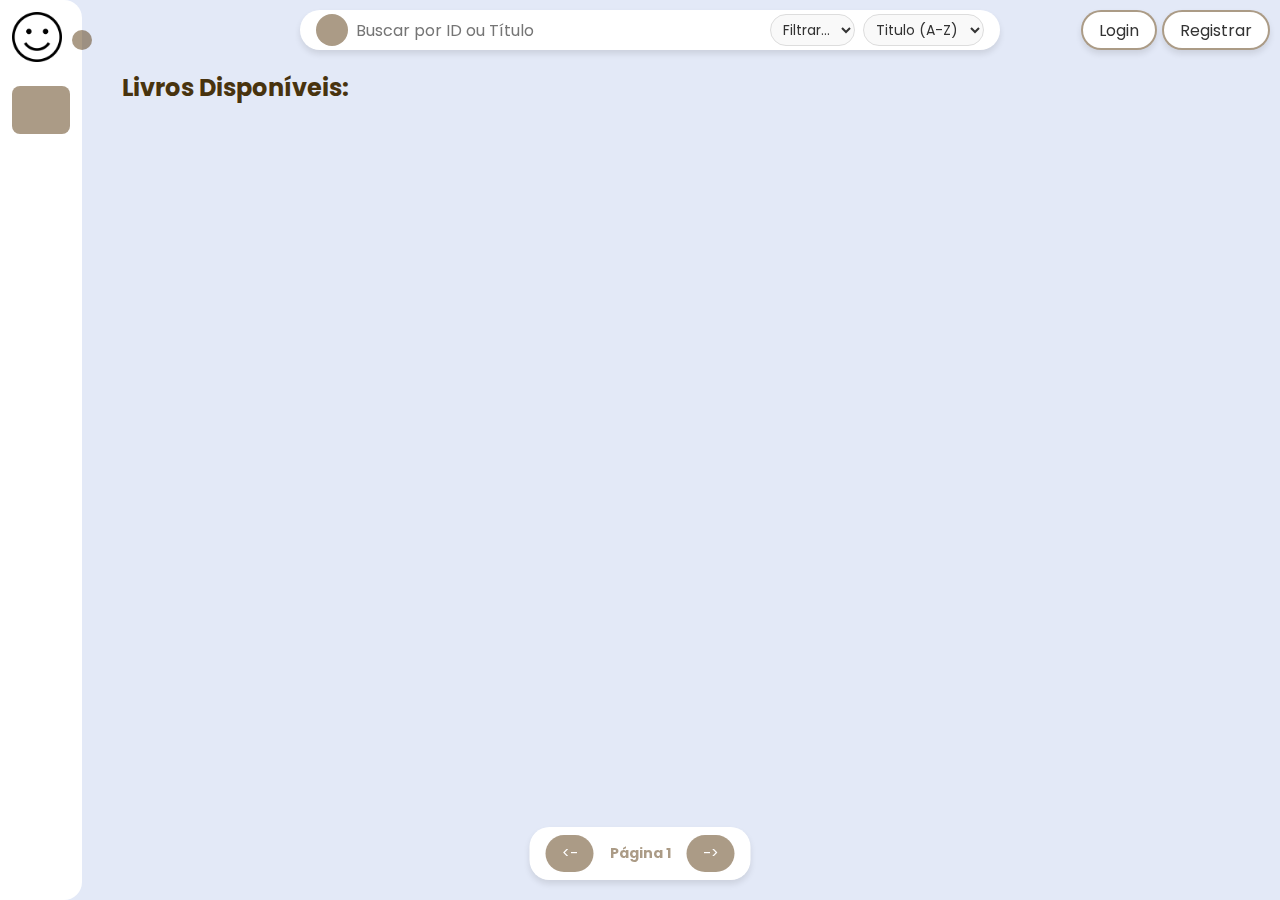
<file: pages/index.html>
<!DOCTYPE html>
<html lang="pt-BR">

<head>
    <meta charset="UTF-8">
    <meta name="viewport" content="width=device-width, initial-scale=1.0">
    <title>ReadVerse - Página Inicial</title>
    <!-- css stylesheet -->
    <link rel="stylesheet" href="/assets/css/index.css">
    <link rel="stylesheet" href="/assets/css/sidebar.css">
    <link rel="stylesheet" href="/assets/css/searchbar.css">
    <!-- font awesome icons -->
    <link rel="stylesheet" href="https://cdnjs.cloudflare.com/ajax/libs/font-awesome/6.5.1/css/all.min.css"
        integrity="sha512-DTOQO9RWCH3ppGqcWaEA1BIZOC6xxalwEsw9c2QQeAIftl+Vegovlnee1c9QX4TctnWMn13TZye+giMm8e2LwA=="
        crossorigin="anonymous" referrerpolicy="no-referrer" />

<body>
    <!-- Barra Lateral -->
    <nav id="sidebar">
        <div id="sidebar_content">
            <!-- Usuário -->
            <div id="user">
                <!-- Imagem de avatar do usuário -->
                <img src="/assets/images/avatar.png" id="user-avatar" alt="Avatar">
        
                <!-- Informações do usuário -->
                <p id="user-info">
                    <!-- Nome do usuário -->
                    <span class="item-description" id="username-sidebar">Nome</span>
                    <!-- Outro dado do usuário como equipe ou status -->
                    <span class="item-description" id="user-role-sidebar">Usuário</span>
                </p>
            </div>
        
            <!-- Lista de itens da barra lateral -->
            <ul id="side_items">
                <!-- Item do menu principal -->
                <li id="nav-loja" class="side-item">
                    <a href="/pages/index.html">
                        <i class="fa-solid fa-book" style="color: #48330e;"></i>
                        <span class="item-description">
                            Loja
                        </span>
                    </a>
                </li>
        
                <!-- Item da conta do usuário -->
                <li class="side-item" id="profile">
                    <a href="/pages/profile/profile.html">
                        <i class="fa-solid fa-user" style="color: #48330e;"></i>
                        <span class="item-description">
                            Perfil
                        </span>
                    </a>
                </li>
        
                <!-- Item de configurações -->
                <li class="side-item" id="admin-section">
                    <a href="/pages/admin/admin.html">
                        <i class="fa-solid fa-gear" style="color: #48330e;"></i>
                        <span class="item-description">
                            Administração
                        </span>
                    </a>
                </li>
            </ul>
        
            <!-- Botão para abrir ou fechar a barra lateral -->
            <button id="open_btn" title="Abrir/Fechar Barra Lateral">
                <i id="open_btn_icon" class="fa-solid fa-chevron-right"></i>
            </button>
        </div>
        
        <!-- Logout -->
        <div id="logout_btn">
            <button id="logout" title="Logout">
                <i class="fa-solid fa-right-from-bracket" style="color: #48330e;"></i>
            </button>
        </div>
    </nav>


    <!-- Barra de pesquisa -->
    <div class="search-container">
        <button class="back-button" onclick="window.history.back()" title="Voltar"><i class="fas fa-arrow-left"></i></button>
        <div class="search-bar">
            <div class="search-icon">
                <i class="fas fa-search"></i>
            </div>
            <input type="text" id="search-input" class="search-input" placeholder="Buscar por ID ou Título">
            <select class="filter" id="tag-filter" title="Filtrar">
                <option value="">Filtrar...</option>
            </select>
            <select class="filter" id="order-by" title="Ordenar">
                <option value="sort=title,asc">Titulo (A-Z)</option>
            </select>
        </div>
        <div class="auth-buttons">
            <a href="/pages/auth/areaCliente.html#login" id="login" class="button">Login</a>
            <a href="/pages/auth/areaCliente.html#cadastro" id="register" class="button">Registrar</a>
        </div>
    </div>

    <!-- Conteúdo principal da página -->
    <main>
        <br>
        <br>
        <h2 style="color: #48330e; margin-left: 20px;">Livros Disponíveis:</h2>
        <div id="books-container" class="book-list"></div>

    </main>
    <div id="pagination-controls">
        <button id="prev-page"><-</button>
                <span id="page-info">Página 1</span>
                <button id="next-page">-></button>
    </div>
    <!-- js scripts -->
    <script src="/assets/js/sidebar.js"></script>
    <script src="script.js"></script>
</body>
</html>
</file>
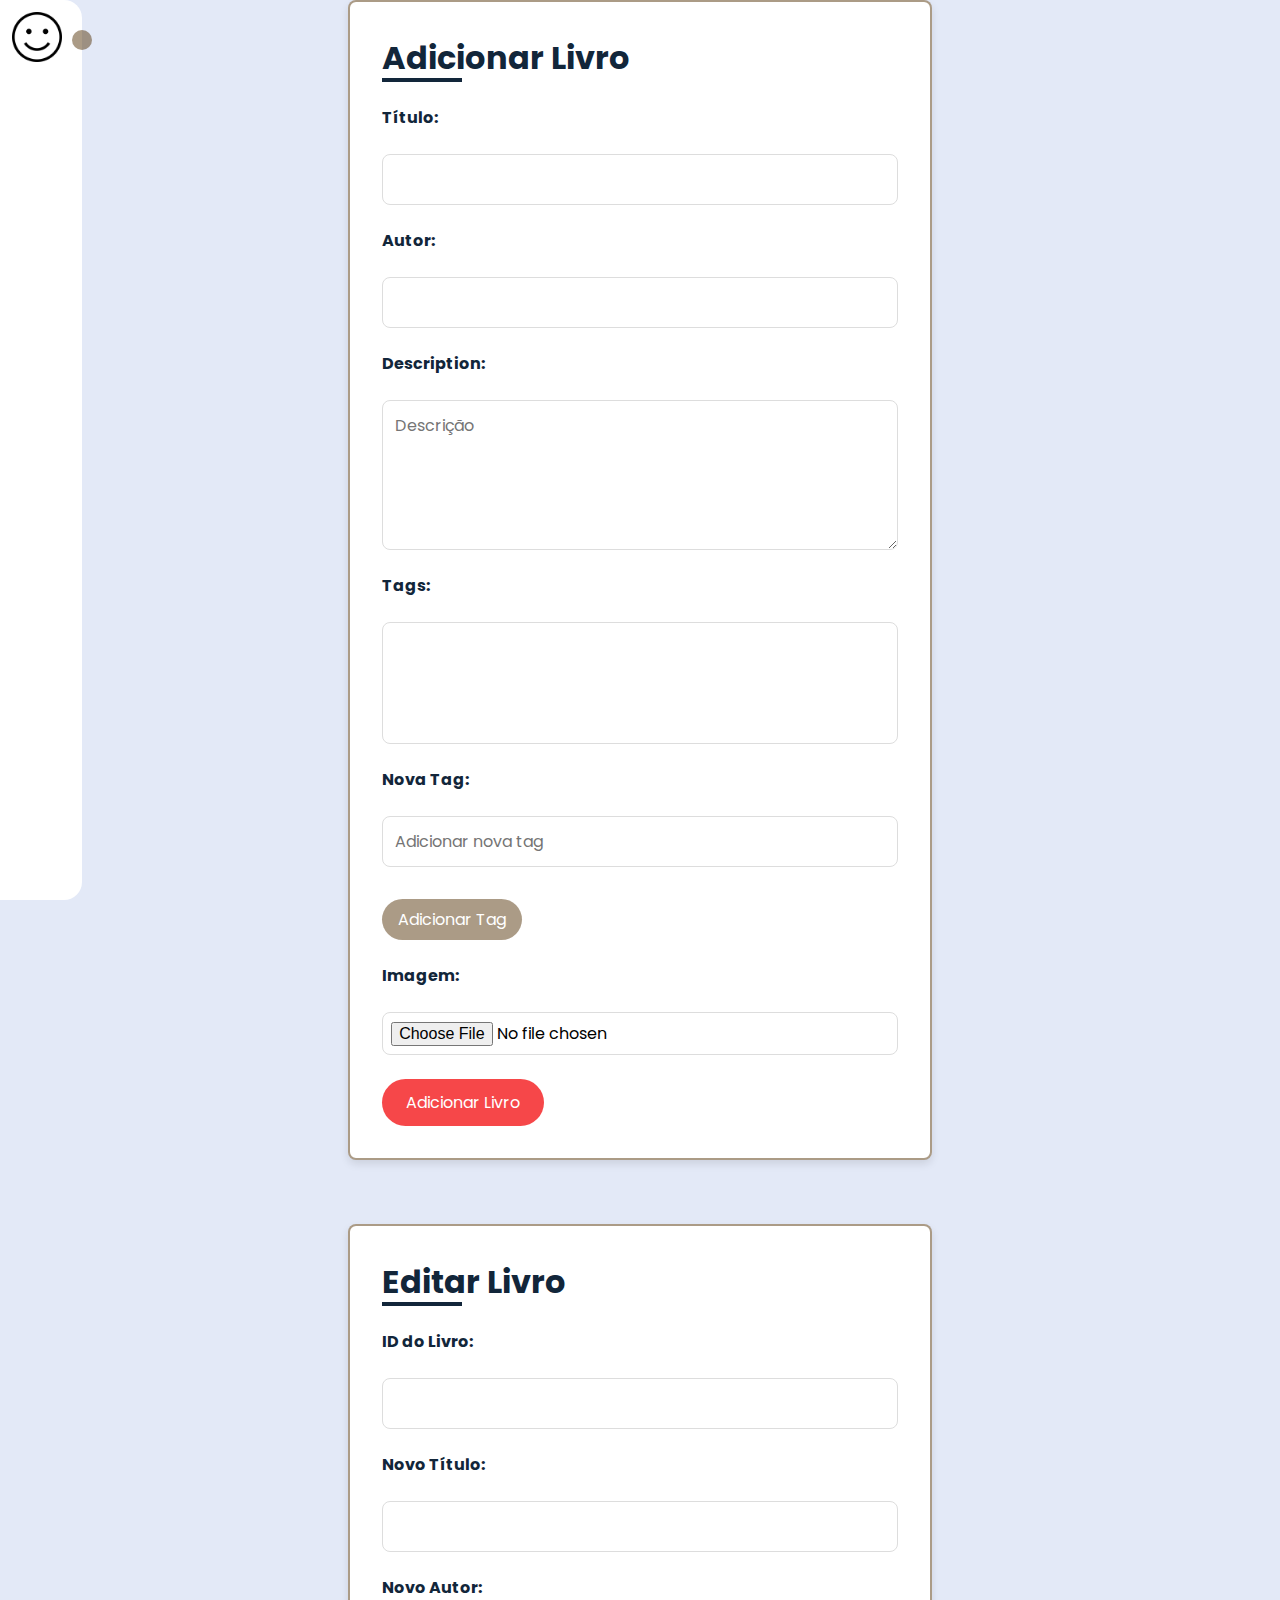
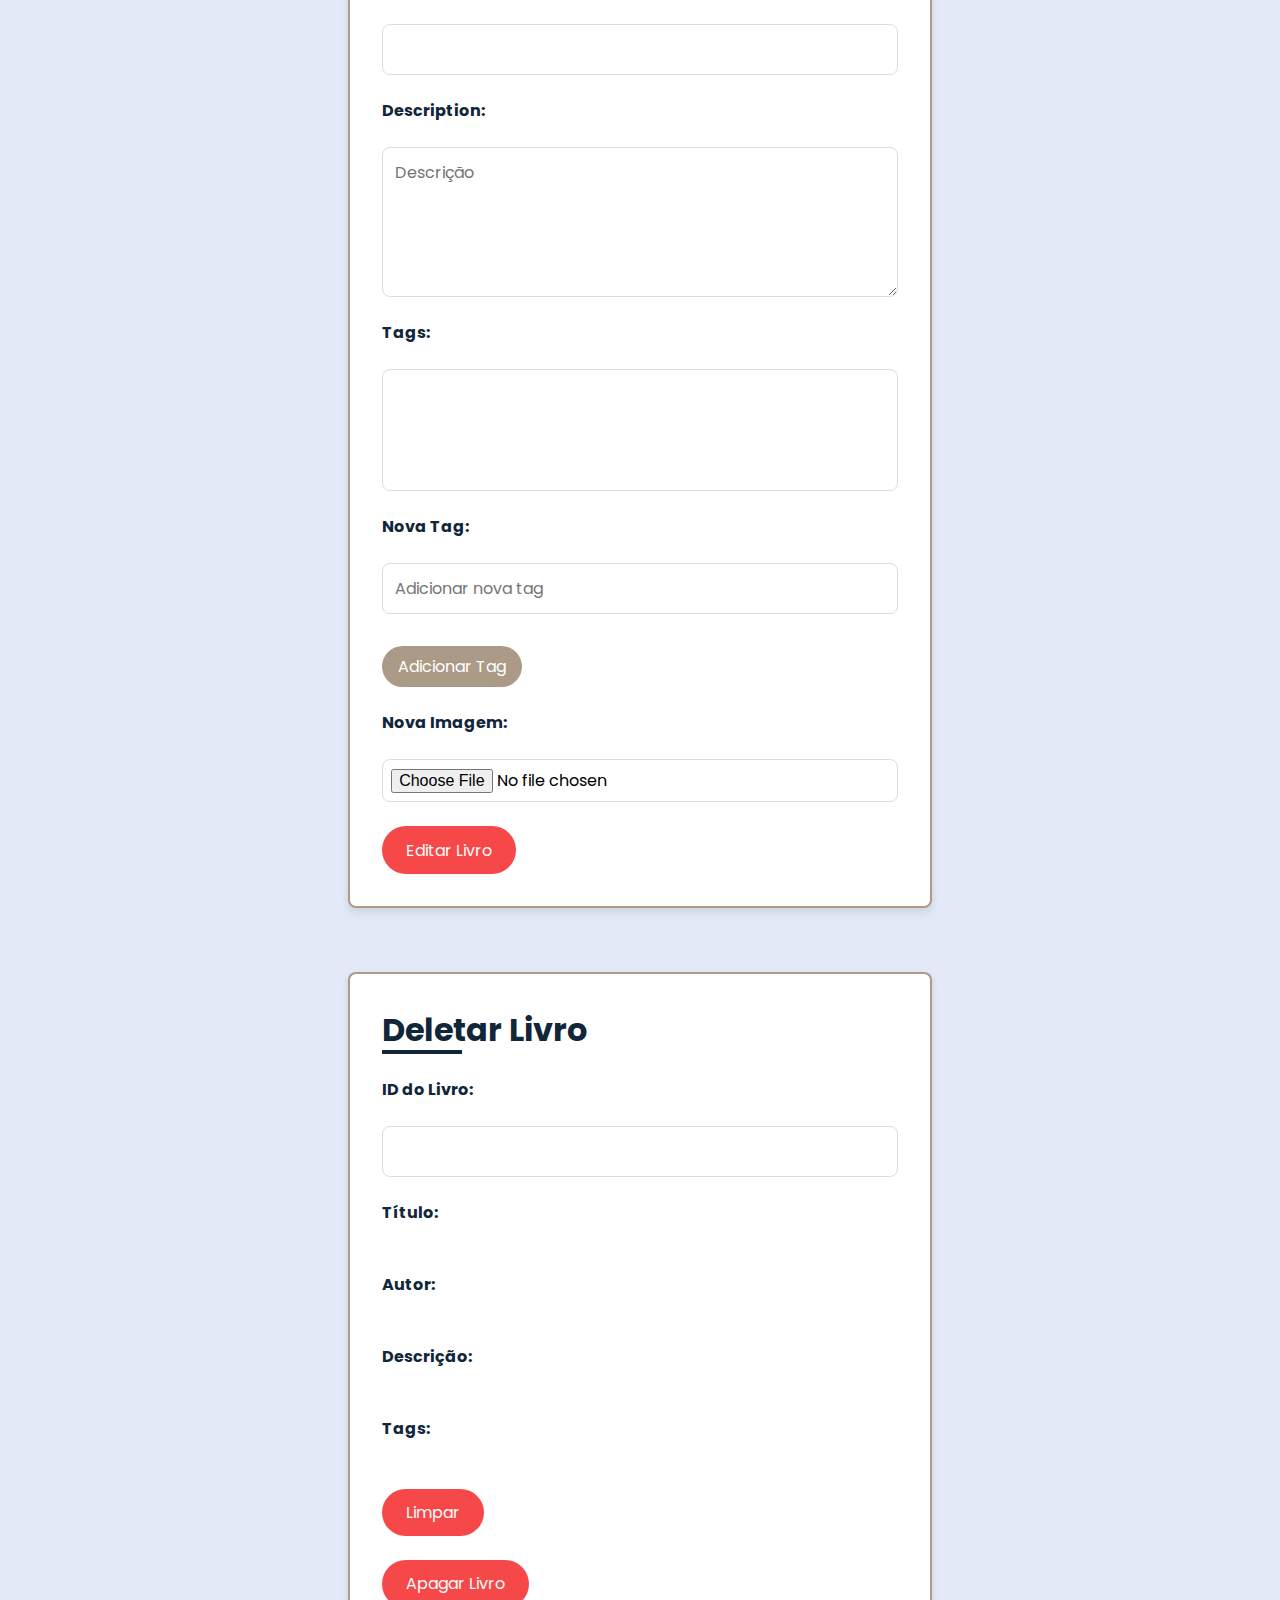
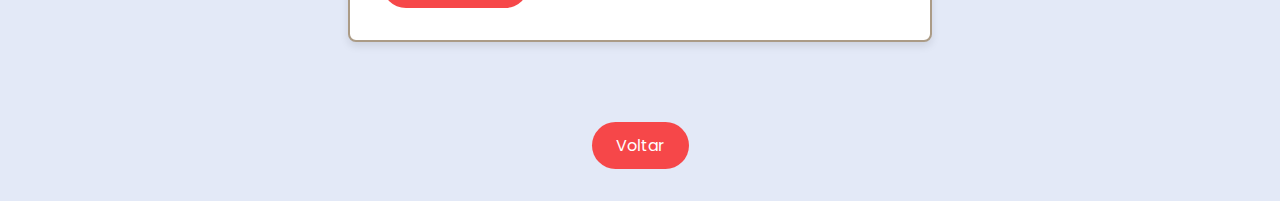
<file: pages/admin/admin.html>
<!DOCTYPE html>
<html lang="pt-BR">

<head>
    <meta charset="UTF-8">
    <meta name="viewport" content="width=device-width, initial-scale=1.0">
    <title>Painel Admin</title>
    <!-- css stylesheet -->
    <link rel="stylesheet" href="/assets/css/admin.css">
    <link rel="stylesheet" href="/assets/css/sidebar.css">
    <!-- font awesome icons -->
    <link rel="stylesheet" href="https://cdnjs.cloudflare.com/ajax/libs/font-awesome/6.5.1/css/all.min.css"
        integrity="sha512-DTOQO9RWCH3ppGqcWaEA1BIZOC6xxalwEsw9c2QQeAIftl+Vegovlnee1c9QX4TctnWMn13TZye+giMm8e2LwA=="
        crossorigin="anonymous" referrerpolicy="no-referrer" />
</head>

<body>
    <!-- Barra Lateral -->
    <nav id="sidebar">
        <div id="sidebar_content">
            <!-- Usuário -->
            <div id="user">
                <!-- Imagem de avatar do usuário -->
                <img src="/assets/images/avatar.png" id="user-avatar" alt="Avatar">
        
                <!-- Informações do usuário -->
                <p id="user-info">
                    <!-- Nome do usuário -->
                    <span class="item-description" id="username-sidebar">Nome</span>
                    <!-- Outro dado do usuário como equipe ou status -->
                    <span class="item-description" id="user-role-sidebar">Usuário</span>
                </p>
            </div>
        
            <!-- Lista de itens da barra lateral -->
            <ul id="side_items">
                <!-- Item do menu principal -->
                <li class="side-item">
                    <a href="/pages/index.html">
                        <i class="fa-solid fa-book" style="color: #48330e;"></i>
                        <span class="item-description">
                            Loja
                        </span>
                    </a>
                </li>
        
                <!-- Item da conta do usuário -->
                <li class="side-item" id="profile">
                    <a href="/pages/profile/profile.html">
                        <i class="fa-solid fa-user" style="color: #48330e;"></i>
                        <span class="item-description">
                            Perfil
                        </span>
                    </a>
                </li>
        
                <!-- Item de configurações -->
                <li class="side-item" id="admin-section">
                    <a href="/pages/admin/admin.html">
                        <i class="fa-solid fa-gear" style="color: #48330e;"></i>
                        <span class="item-description">
                            Administração
                        </span>
                    </a>
                </li>
            </ul>
        
            <!-- Botão para abrir ou fechar a barra lateral -->
            <button id="open_btn" title="Abrir/Fechar Barra Lateral">
                <i id="open_btn_icon" class="fa-solid fa-chevron-right"></i>
            </button>
        </div>
        
        <!-- Logout -->
        <div id="logout_btn">
            <button id="logout" title="Logout">
                <i class="fa-solid fa-right-from-bracket" style="color: #48330e;"></i>
            </button>
        </div>
    </nav>

    <main>
        <section id="add-book" class="admin-section">
            <h2>Adicionar Livro</h2>
            <form id="addBookForm" class="form">
                <label for="add-title">Título:</label>
                <input type="text" id="add-title" name="title">

                <label for="add-author">Autor:</label>
                <input type="text" id="add-author" name="author">

                <label for="add-desc">Description:</label>
                <textarea id="add-desc" name="description" placeholder="Descrição"></textarea>

                <label for="add-tags">Tags:</label>
                <select id="add-tags" name="tags" multiple></select>

                <label for="new-tag">Nova Tag:</label>
                <input type="text" id="new-tag" name="newTag" placeholder="Adicionar nova tag">
                <button type="button" id="add-new-tag">Adicionar Tag</button>

                <label for="add-image">Imagem:</label>
                <input type="file" id="add-image" accept="image/*" placeholder="Selecione uma imagem" name="image">

                <button type="submit">Adicionar Livro</button>
            </form>
        </section>

        <section id="edit-book" class="admin-section">
            <h2>Editar Livro</h2>
            <form id="editBookForm" class="form">
                <label for="edit-id">ID do Livro:</label>
                <input type="text" id="edit-id" name="id" required>

                <label for="edit-title">Novo Título:</label>
                <input type="text" id="edit-title" name="title">

                <label for="edit-author">Novo Autor:</label>
                <input type="text" id="edit-author" name="author">

                <label for="edit-desc">Description:</label>
                <textarea id="edit-desc" name="description" placeholder="Descrição"></textarea>

                <label for="edit-tags">Tags:</label>
                <select id="edit-tags" name="tags" multiple></select>

                <label for="new-edit-tag">Nova Tag:</label>
                <input type="text" id="new-edit-tag" name="newEditTag" placeholder="Adicionar nova tag">
                <button type="button" id="add-new-edit-tag">Adicionar Tag</button>

                <label for="edit-image">Nova Imagem:</label>
                <input type="file" id="edit-image" name="image">

                <button type="submit">Editar Livro</button>
            </form>
        </section>

        <section id="delete-book" class="admin-section">
            <h2>Deletar Livro</h2>
            <form id="deleteBookForm" class="form">
                <label for="delete-id">ID do Livro:</label>
                <input type="text" id="delete-id" name="id" required>

                <label for="delete-title">Título:</label>
                <label id="delete-title"></label>
                <label for="delete-author">Autor:</label>
                <label id="delete-author"></label>
                <label for="delete-desc">Descrição:</label>
                <label id="delete-desc"></label>
                <label for="delete-tags">Tags:</label>
                <label id="delete-tags"></label>

                <button id="reset-delete" type="reset">Limpar</button>
                <button id="confirm-delete" type="submit">Apagar Livro</button>
            </form>
        </section>
        <button class="back-button" onclick="window.history.back()">Voltar</button>
    </main>

    <!-- js scripts -->
    <script src="/assets/js/sidebar.js"></script>
    <script src="admin.js"></script>
</body>

</html>
</file>
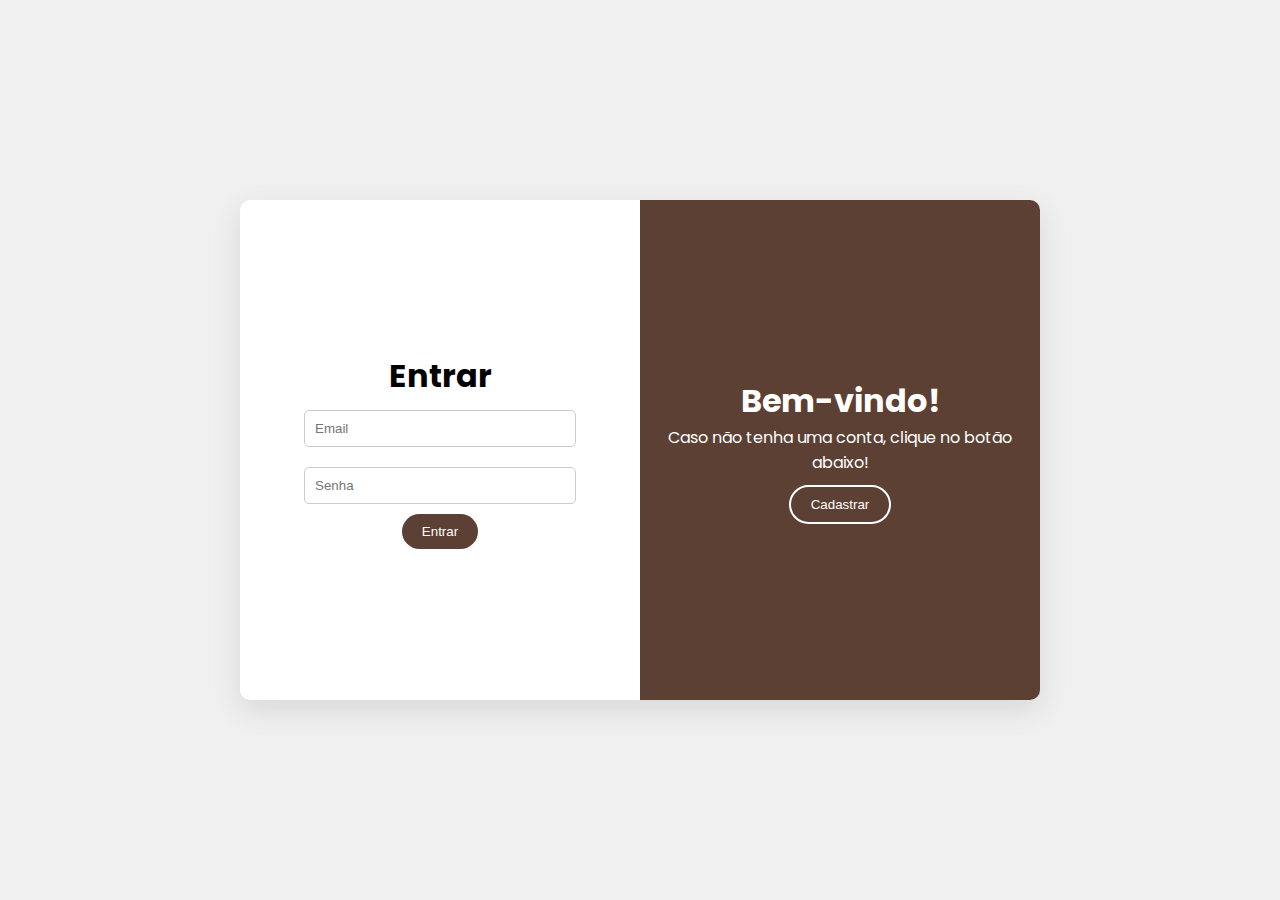
<file: pages/auth/areaCliente.html>
<!DOCTYPE html>
<html lang="pt-BR">

<head>
    <meta charset="UTF-8">
    <meta http-equiv="X-UA-Compatible" content="IE=edge">
    <meta name="viewport" content="width=device-width, initial-scale=1.0">
    <title>Readverse - Área do Cliente</title>
    <!-- css stylesheet -->
    <link rel="stylesheet" href="/assets/css/areaCliente.css">
    <!-- font awesome icons -->
    <link rel="stylesheet" href="https://cdnjs.cloudflare.com/ajax/libs/font-awesome/6.1.1/css/all.min.css"
        integrity="sha512-KfkfwYDsLkIlwQp6LFnl8zNdLGxu9YAA1QvwINks4PhcElQSvqcyVLLD9aMhXd13uQjoXtEKNosOWaZqXgel0g=="
        crossorigin="anonymous" referrerpolicy="no-referrer" />
</head>

<body>
    <div class="main-container">
        <div class="form-container">
            <form id="loginForm" class="form">
                <h1>Entrar</h1>
                <input type="text" id="username-login" name="username" placeholder="Email" required>
                <input type="password" id="password-login" name="password" placeholder="Senha" required>
                <button type="submit" class="brown-btn">Entrar</button>
            </form>
            <form id="registerForm" class="form">
                <h1>Cadastro</h1>
                <input type="text" id="name" name="name" placeholder="Nome" required>
                <input type="text" id="username-register" name="username" placeholder="Email" required>
                <input type="password" id="password-register" name="password" placeholder="Senha" required>
                <button type="submit" class="brown-btn">Cadastrar</button>
            </form>
        </div>

        <div class="overlay-container">
            <div class="overlay">
                <h1 id="overlay-title">Bem-vindo!</h1>
                <p id="overlay-text">Caso não tenha uma conta, clique no botão abaixo!</p>
                <button id="toggleBtn" class="brown-outline-btn">Cadastrar</button>
            </div>
        </div>
    </div>

    <!-- js scripts -->
    <script src="areaCliente.js"></script>
    <script src="auth.js"></script>
</body>
</html>
</file>
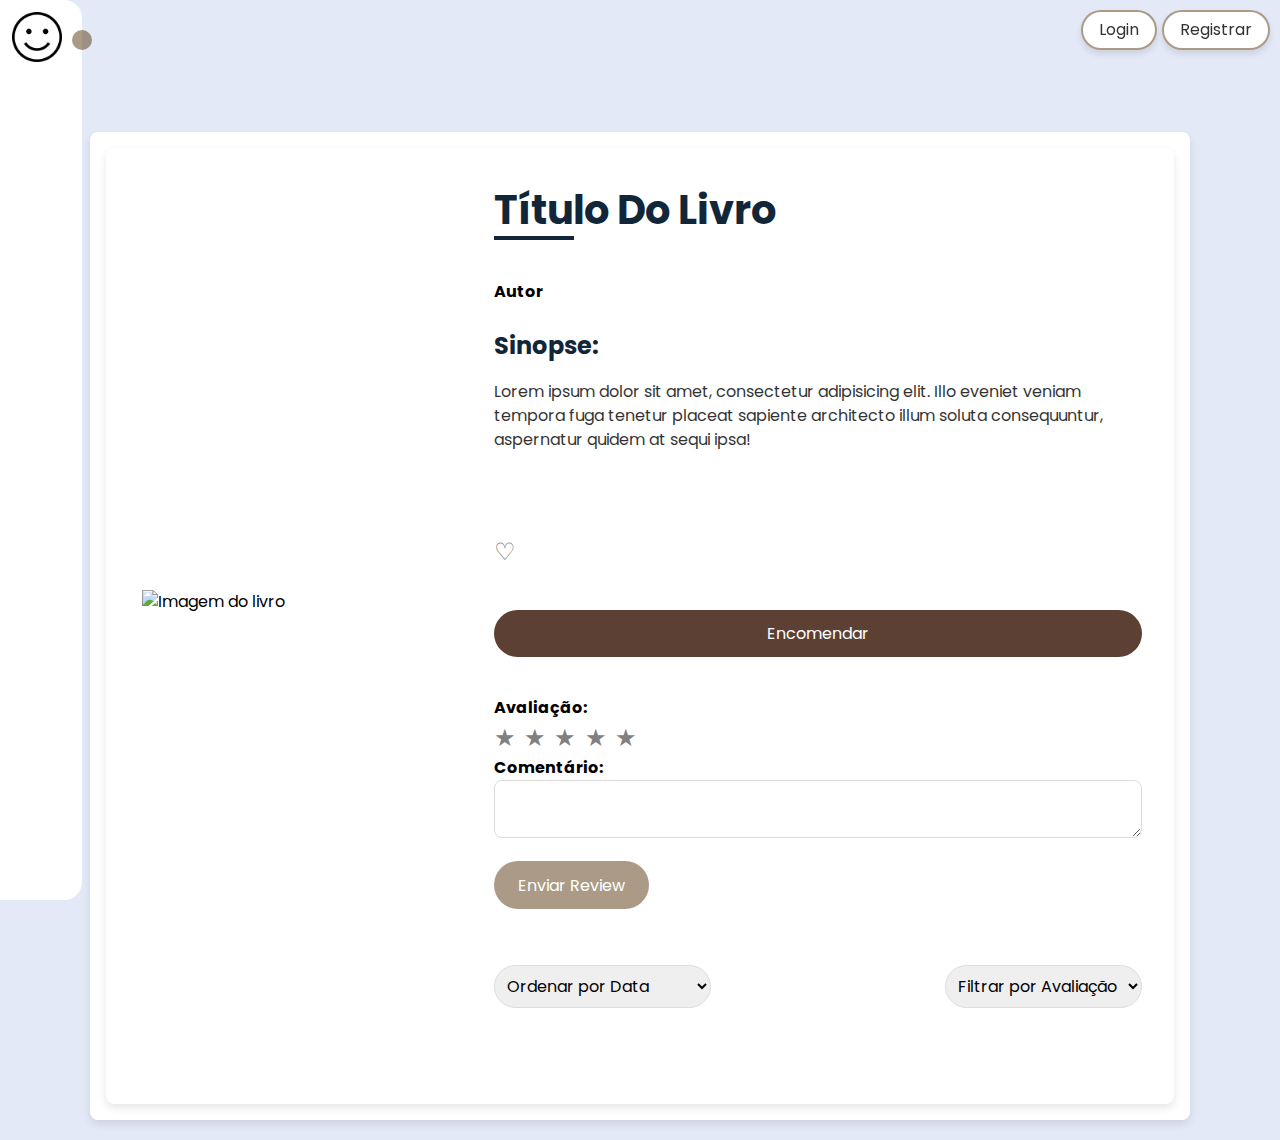
<file: pages/books/details.html>
<!DOCTYPE html>
<html lang="pt-BR">

<head>
  <meta charset="UTF-8">
  <meta name="viewport" content="width=device-width, initial-scale=1.0">
  <title>Detalhes do Livro</title>
  <!-- css stylesheet -->
  <link rel="stylesheet" href="/assets/css/details.css">
  <link rel="stylesheet" href="/assets/css/sidebar.css">
  <link rel="stylesheet" href="/assets/css/searchbar.css">
  <!-- font awesome icons -->
  <link rel="stylesheet" href="https://cdnjs.cloudflare.com/ajax/libs/font-awesome/6.5.1/css/all.min.css"
    integrity="sha512-DTOQO9RWCH3ppGqcWaEA1BIZOC6xxalwEsw9c2QQeAIftl+Vegovlnee1c9QX4TctnWMn13TZye+giMm8e2LwA=="
    crossorigin="anonymous" referrerpolicy="no-referrer" />
</head>

<body>
  <!-- Barra Lateral -->
  <nav id="sidebar">
    <div id="sidebar_content">
      <!-- Usuário -->
      <div id="user">
        <!-- Imagem de avatar do usuário -->
        <img src="/assets/images/avatar.png" id="user-avatar" alt="Avatar">

        <!-- Informações do usuário -->
        <p id="user-info">
          <!-- Nome do usuário -->
          <span class="item-description" id="username-sidebar">Nome</span>
          <!-- Outro dado do usuário como equipe ou status -->
          <span class="item-description" id="user-role-sidebar">Usuário</span>
        </p>
      </div>

      <!-- Lista de itens da barra lateral -->
      <ul id="side_items">
        <!-- Item do menu principal -->
        <li class="side-item">
          <a href="/pages/index.html">
            <i class="fa-solid fa-book" style="color: #48330e;"></i>
            <span class="item-description">
              Loja
            </span>
          </a>
        </li>

        <!-- Item da conta do usuário -->
        <li class="side-item" id="profile">
          <a href="/pages/profile/profile.html">
            <i class="fa-solid fa-user" style="color: #48330e;"></i>
            <span class="item-description">
              Perfil
            </span>
          </a>
        </li>

        <!-- Item de configurações -->
        <li class="side-item" id="admin-section">
          <a href="/pages/admin/admin.html">
            <i class="fa-solid fa-gear" style="color: #48330e;"></i>
            <span class="item-description">
              Administração
            </span>
          </a>
        </li>
      </ul>

      <!-- Botão para abrir ou fechar a barra lateral -->
      <button id="open_btn" title="Abrir/Fechar Barra Lateral">
        <i id="open_btn_icon" class="fa-solid fa-chevron-right"></i>
      </button>
    </div>

    <!-- Logout -->
    <div id="logout_btn">
      <button id="logout" title="Logout">
        <i class="fa-solid fa-right-from-bracket" style="color: #48330e;"></i>
      </button>
    </div>
  </nav>

  <!-- Barra de pesquisa -->
  <div class="search-container">
    <button class="back-button" onclick="window.history.back()" title="Voltar"><i
        class="fas fa-arrow-left"></i></button>

    <div class="auth-buttons">
      <a href="/pages/auth/areaCliente.html#login" id="login" class="button">Login</a>
      <a href="/pages/auth/areaCliente.html#cadastro" id="register" class="button">Registrar</a>
    </div>
  </div>

  <main>
    <div class="card-wrapper">
      <div class="card">
        <div class="product-imgs">
          <img alt="Imagem do livro" id="book-cover" class="img-display">
        </div>

        <div class="product-content">
          <h2 class="product-title" id="book-title">Título do Livro</h2>
          <h4 id="book-author">Autor</h4>

          <div class="product-detail">
            <h2>Sinopse:</h2>
            <p id="book-description">Lorem ipsum dolor sit amet, consectetur adipisicing elit. Illo eveniet veniam
              tempora fuga tenetur
              placeat sapiente architecto illum soluta consequuntur, aspernatur quidem at sequi ipsa!</p>
          </div>

          <div id="tags-container" class="tags-container"></div> <!-- Container para as tags -->

          <div id="favorite-container" style="text-align: center; margin-top: 10px;">
            <span id="favorite-icon" class="heart" style="font-size: 24px; cursor: pointer;">&#9825;</span>
            <!-- Coração vazio -->
          </div>

          <button class="order-button" onclick="">Encomendar</button>

          <form id="review-form">
            <label for="rating">Avaliação:</label>
            <div class="star-rating">
              <span class="star" data-value="1">&#9733;</span>
              <span class="star" data-value="2">&#9733;</span>
              <span class="star" data-value="3">&#9733;</span>
              <span class="star" data-value="4">&#9733;</span>
              <span class="star" data-value="5">&#9733;</span>
            </div>
            <label for="comment">Comentário:</label>
            <textarea id="comment" name="comment" required></textarea>
            <button class="review-button" type="submit">Enviar Review</button>
          </form>

          <div class="filter-container">
            <select id="sort-reviews" title="Ordenar Reviews">
              <option value="date">Ordenar por Data</option>
              <option value="rating">Ordenar por Avaliação</option>
            </select>
            <select id="filter-reviews" title="Filtrar por Avaliação">
              <option value="">Filtrar por Avaliação</option>
              <option value="5">5 Estrelas</option>
              <option value="4">4 Estrelas</option>
              <option value="3">3 Estrelas</option>
              <option value="2">2 Estrelas</option>
              <option value="1">1 Estrela</option>
            </select>
          </div>
        </div>
        <div id="reviews-container"></div>
      </div>
    </div>
    </div>
  </main>

  <!-- js scripts -->
  <script src="/assets/js/sidebar.js"></script>
  <script src="details.js"></script>
</body>

</html>
</file>
<file: assets/css/index.css>
@import url('https://fonts.googleapis.com/css2?family=Poppins:ital,wght@0,100;0,200;0,300;0,400;0,500;0,600;0,700;0,800;0,900;1,100;1,200;1,300;1,400;1,500;1,600;1,700;1,800;1,900&display=swap');

/* Reset e configuração geral */
* {
    margin: 0;
    padding: 0;
    box-sizing: border-box;
    font-family: 'Poppins', sans-serif;
}

body {
    display: flex;
    flex-direction: column;
    min-height: 100vh;
    margin: 0;
    background-color: #e3e9f7;
    overflow-y: auto;
}

main {
    padding: 20px;
    position: relative;
    z-index: 1;
    padding-left: calc(82px + 20px);
    flex-grow: 1;
}

/* Container e Card */
.container {
    text-align: left;
    font-size: 0;
    display: block;
    width: 100%;
    overflow: hidden;
}

.card {
    border-radius: 16px;
    box-shadow: rgba(0, 0, 0, 0.35) 0px 5px 15px;
    width: 250px;
    display: flex;
    flex-direction: column;
    align-items: center;
    justify-content: center;
    position: relative;
    overflow: hidden;
    background-image: linear-gradient(#333, #333);
    transition: all .5s;
    vertical-align: top;
    margin: 10px;
    text-align: center;
}

.card:hover {
    background-image: linear-gradient(#533207d2, #1d1102a8);
}

.card .img {
    width: 100%;
    height: 200px;
    position: relative;
    overflow: hidden;
    display: flex;
    justify-content: center;
    align-items: center;
    cursor: pointer;
    opacity: 0.8;
    transition: all .5s;
    transform-origin: center;
}

.card .img img {
    width: 100%;
    height: 100%;
    object-fit: cover;
    object-position: center;
    transition: transform .5s ease;
}

.card:hover .img img {
    transform: scale(1.2);
}

.card .content {
    margin-top: 10px;
    padding: 0px 20px;
    height: 0;
    opacity: 0;
    transition: all .5s;
    position: relative;
    box-sizing: border-box;
    overflow: hidden;
    transform: translateY(30px);
    text-align: center;
}

.card:hover .content {
    height: 260px;
    padding: 20px;
    opacity: 1;
    transform: translateY(0);
}

.card .content p {
    margin: 0;
}

.card .content .title {
    font-size: 20px;
    font-weight: 600;
}

.card .content .desc {
    font-size: 14px;
    opacity: .8;
    margin-top: 8px;
}

.card .arrow {
    padding: 15px;
    transform: rotate(-180deg);
    transition: all .5s;
}

.card:hover .arrow {
    transform: rotate(0);
}

.card .arrow span {
    font-size: 24px;
}

.img {
    width: 250px; 
    height: 200px;
    position: relative;
    overflow: hidden;
}

.img img {
    width: 100%; 
    height: 100%; 
    object-fit: cover;
    object-position: center;
}

.img-title {
    position: absolute;
    top: 50%;
    left: 50%;
    transform: translate(-50%, -50%); 
    color: white;
    font-size: 24px;
    font-weight: 100;
    font-style: italic;
    text-transform: uppercase;
    transition: all .5s;
    z-index: 1; 
}

/* Estilo do link */
.card .content a {
    text-decoration: none;
    color: inherit;        
    font-weight: inherit;  
    font-size: inherit;    
}

.card .content a:hover {
    color: #ffffff;  
}

.centre {
    width: 100%;
    text-align: center;     
}

.titulo-centralizado {
    color: #48330e;
    display: inline-block;
}

/* Estilos do coração */
.heart {
    align-items: center;
    justify-content: flex-start;
    text-align: left;
    font-size: 24px;
    cursor: pointer;
    color: gray;
    transition: color 0.3s ease;
}

.heart.filled {
    color: red;
}

.star-rating {
    display: flex;
    gap: 5px;
    align-items: center;
    justify-content: center;
}

.rating-value {
    font-size: 1rem; /* Tamanho da fonte */
    color: #333; /* Cor do texto */
    margin-left: 5px; /* Espaçamento à esquerda */
    display: inline-block; /* Exibir como inline-block */
}

.star {
    cursor: pointer;
    font-size: 24px;
    color: gray;
    transition: color 0.3s;
}

.star.filled {
    color: gold;
}

.star.half-filled {
    color: gold;
}

#pagination-controls {
    position: fixed;
    bottom: 20px;
    left: 50%;
    transform: translateX(-50%);
    display: flex;
    justify-content: center;
    align-items: center;
    gap: 1rem;
    background-color: #ffffff;
    border-radius: 20px;
    box-shadow: 0 4px 6px rgba(0, 0, 0, 0.1);
    padding: 0.5rem 1rem;
    z-index: 1100;
}

#pagination-controls button {
    padding: 0.5rem 1rem;
    background-color: #5332077c;
    color: #fff;
    border: none;
    border-radius: 20px;
    cursor: pointer;
    font-family: 'Poppins', sans-serif;
    font-size: 14px;
    transition: background-color 0.3s ease;
}

#pagination-controls button:hover {
    background-color: #6b4f34;
}

#pagination-controls span {
    font-weight: bold;
    color: #5332077c;
    font-size: 14px;
}

#books-container {
    display: flex;
    flex-wrap: wrap;
    gap: 20px; /* Espaçamento entre os itens */
    justify-content: left; /* Centralizar os itens */
    margin-left: 20px;
}

.container {
    border-radius: 8px;
    overflow: hidden;
    width: 270px; /* Largura fixa para os itens */
    text-align: center;
}

.container img {
    width: 100%;
    height: auto;
    display: block;
}
</file>
<file: assets/css/sidebar.css>
/* Sidebar */
#sidebar {
    display: flex;
    flex-direction: column;
    justify-content: space-between;
    background-color: #ffffff;
    height: 100vh;
    border-radius: 0px 18px 18px 0px;
    position: fixed;
    transition: all 0.5s;
    min-width: 82px;
    z-index: 1001;
}

#sidebar_content {
    padding: 12px;
}

#user {
    display: flex;
    align-items: center;
    gap: 8px;
    margin-bottom: 24px;
}

#user-avatar {
    width: 50px;
    height: 50px;
    object-fit: cover;
    border-radius: 20px;
}

#user-info {
    display: flex;
    flex-direction: column;
}

#user-info span:last-child {
    color: #6b6b6b;
    font-size: 12px;
}

#side_items {
    display: flex;
    flex-direction: column;
    gap: 8px;
    list-style: none;
}

.side-item {
    border-radius: 8px;
    padding: 14px;
    cursor: pointer;
}

.side-item.active {
    background-color: #5332077c;
}

.side-item:hover:not(.active),
#logout:hover {
    background-color: #e3e9f7;
}

.side-item a {
    text-decoration: none;
    display: flex;
    align-items: center;
    justify-content: center;
    color: #0a0a0a;
}

.side-item.active a {
    color: #e3e9f7;
}

.side-item a i {
    display: flex;
    align-items: center;
    justify-content: center;
    width: 20px;
    height: 20px;
}

#logout_btn {
    border-top: 1px solid #e3e9f7;
    padding: 12px;
}

#logout {
    border: none;
    padding: 12px;
    font-size: 14px;
    display: flex;
    gap: 20px;
    align-items: center;
    border-radius: 8px;
    text-align: start;
    cursor: pointer;
    background-color: transparent;
}

#open_btn {
    position: absolute;
    top: 30px;
    right: -10px;
    background-color: #5332077c;
    color: #e3e9f7;
    border-radius: 100%; 
    width: 20px;
    height: 20px; 
    border: none;
    cursor: pointer;
    display: flex;
    justify-content: center; 
    align-items: center;     
    padding: 0;   
    transition: background-color 0.3s ease;       
}

#open_btn:hover {
    background-color: #48330e;
}

#open_btn:hover #open_btn_icon {
    color: white;
}


#open_btn_icon {
    color: #48330e;
    font-size: 12px;
    transition: transform .3s ease;
}

.open-sidebar #open_btn_icon {
    transform: rotate(180deg);
}


.item-description {
    width: 0px;
    overflow: hidden;
    white-space: nowrap;
    text-overflow: ellipsis;
    font-size: 14px;
    transition: width .6s;
    height: 0px;
}

#sidebar.open-sidebar {
    min-width: 15%;
}

#sidebar.open-sidebar .item-description {
    width: 150px;
    height: auto;
}

#sidebar.open-sidebar .side-item a {
    justify-content: flex-start;
    gap: 14px;
}
</file>
<file: assets/css/searchbar.css>
/* Barra de pesquisa */
.search-container {
    position: fixed; /* impede a barra de pesquisa de se mexer*/
    display: flex;
    justify-content: center;
    margin-top: 10px;
    width: 100%;
    z-index: 1000;
    padding-left: 10px;
}

/* Botão de voltar */
.back-button {
    background: none;
    border: none;
    font-size: 20px;
    color: #5332077c;
    cursor: pointer;
    margin-right: 10px;
    transition: color 0.3s ease;
    z-index: 1001;
}

.back-button:hover {
    color: #48330e;
}

.search-bar {
    position: sticky;
    display: flex;
    align-items: center;
    background-color: #ffffff;
    padding: 4px 16px;
    border-radius: 20px;
    box-shadow: 0 4px 6px rgba(0, 0, 0, 0.1);
    width: 100%;
    max-width: 700px;
    height: 40px;
    z-index: 1000;
}

.search-icon {
    display: flex;
    align-items: center;
    justify-content: center;
    width: 32px;
    height: 32px;
    border-radius: 50%;
    background-color: #5332077c;
    color: #fff;
    cursor: pointer;
}

.search-input {
    flex: 1;
    border: none;
    background-color: transparent;
    margin-left: 8px;
    font-size: 16px;
    color: #333;
    height: 24px;
    z-index: 1000;
}

.search-input:focus {
    outline: none;
}

.filter {
    border: 1px solid #ddd;
    border-radius: 20px;
    background-color: #f9f9f9;
    padding: 4px 8px;
    margin-left: 8px;
    font-size: 14px;
    color: #333;
    height: 32px;
    cursor: pointer;
    z-index: 1000;
}

.filter:focus {
    outline: none;
    border-color: #5332077c;
}


/* Barra de pesquisa */
.search-container {
    position: fixed;
    display: flex;
    justify-content: center;
    margin-top: 10px;
    width: 100%;
    z-index: 1000;
    padding-left: 10px;
}

/* Botão de voltar */
.back-button {
    background: none;
    border: none;
    font-size: 20px;
    color: #5332077c;
    cursor: pointer;
    margin-right: 10px; 
    z-index: 1001; 
}

.search-bar {
    position: sticky;
    display: flex;
    align-items: center;
    background-color: #ffffff;
    padding: 4px 16px;
    border-radius: 20px;
    box-shadow: 0 4px 6px rgba(0, 0, 0, 0.1);
    width: 100%;
    max-width: 700px;
    height: 40px;
    z-index: 1000;
}

.search-icon {
    display: flex;
    align-items: center;
    justify-content: center;
    width: 32px;
    height: 32px;
    border-radius: 50%;
    background-color: #5332077c;
    color: #fff;
    cursor: pointer;
}

.search-input {
    flex: 1;
    border: none;
    background-color: transparent;
    margin-left: 8px;
    font-size: 16px;
    color: #333;
    height: 24px;
    z-index: 1000;
}

.search-input:focus {
    outline: none;
}

.filter {
    border: 1px solid #ddd;
    border-radius: 20px;
    background-color: #f9f9f9;
    padding: 4px 8px;
    margin-left: 8px;
    font-size: 14px;
    color: #333;
    height: 32px;
    cursor: pointer;
    z-index: 1000;
}

.filter:focus {
    outline: none;
    border-color: #5332077c;
}

/* Estilo individual para os botões */
.auth-buttons { 
    display: flex;       
    align-items: center;        
    position: fixed;           
    top: 10px;                 
    right: 10px;        
    gap: 5px;
    z-index: 1050;   
}

#login {
    display: flex;
    border: none;
    align-items: center;
    color: #333;
    background-color: #fff;
    border: 2px solid #5332077c;
    cursor: pointer;
    padding: 4px 16px;
    border-radius: 20px;
    box-shadow: 0 4px 6px rgba(0, 0, 0, 0.1);
    height: 40px;
    transition: background-color 0.3s ease, color 0.3s ease;
    text-decoration: none;
}

#register {
    display: flex;
    border: none;
    align-items: center;
    color: #333;
    background-color: #fff;
    border: 2px solid #5332077c;
    cursor: pointer;
    padding: 4px 16px;
    border-radius: 20px;
    box-shadow: 0 4px 6px rgba(0, 0, 0, 0.1);
    height: 40px;
    transition: background-color 0.3s ease, color 0.3s ease;
    text-decoration: none;
}

#login:hover, #register:hover {
    color: #fff;
    background-color: #48330e;
}
</file>
<file: assets/css/admin.css>
/* Importação de fontes */
@import url('https://fonts.googleapis.com/css2?family=Poppins:ital,wght@0,100;0,200;0,300;0,400;0,500;0,600;0,700;0,800;0,900;1,100;1,200;1,300;1,400;1,500;1,600;1,700;1,800;1,900&display=swap');

/* Reset de estilos e fontes globais */
* {
    margin: 0;
    padding: 0;
    box-sizing: border-box;
    font-family: 'Poppins', sans-serif;
}

/* Estilos gerais do corpo da página */
body {
    line-height: 1.5;
    background-color: #e3e9f7;
    display: flex;
    min-height: 100vh;
    flex-direction: row;
    transition: margin-left 0.5s ease;
}

/* Estilo principal - conteúdo */
main {
    width: 100%;
    display: flex;
    flex-direction: column;
    align-items: center;
    padding: 0 2rem;
}

/* Seções de formulário */
.admin-section {
    width: 100%;
    max-width: 900px;
    background-color: #fff;
    border: 2px solid #5332077c;
    border-radius: 8px;
    padding: 2rem;
    margin-bottom: 2rem;
    border-radius: 8px;
    box-shadow: 0 4px 8px rgba(0, 0, 0, 0.1);
}

.admin-section h2 {
    font-size: 2rem;
    color: #12263a;
    text-transform: capitalize;
    margin-bottom: 1.5rem;
    position: relative;
}

.admin-section h2::after {
    content: "";
    position: absolute;
    left: 0;
    bottom: 0;
    height: 4px;
    width: 80px;
    background: #12263a;
}

/* Estilos dos formulários */
.form {
    display: flex;
    flex-direction: column;
    gap: 1rem;
}

.form label {
    font-weight: bold;
    color: #12263a;
    font-size: 1rem;
}

.form input,
.form select,
.form textarea {
    padding: 0.75rem;
    border: 1px solid #ddd;
    border-radius: 8px;
    font-size: 1rem;
    width: 100%;
}

.form input[type="file"] {
    padding: 0.5rem;
}

.form textarea {
    resize: vertical;
    min-height: 150px;
}

.form button {
    background-color: #f64749;
    color: white;
    padding: 0.7rem 1.5rem;
    border: none;
    border-radius: 25px;
    cursor: pointer;
    font-size: 1rem;
    transition: background-color 0.3s ease;
    align-self: flex-start; 
}

.form button:hover {
    background-color: #d43f3b;
}

/* Estilo para botões de adicionar nova tag */
#add-new-tag,
#add-new-edit-tag {
    background-color: #5332077c;
    color: white;
    padding: 0.5rem 1rem;
    border: none;
    border-radius: 25px;
    cursor: pointer;
    font-size: 1rem;
    transition: background-color 0.3s ease;
    margin-top: 0.5rem;
}

#add-new-tag:hover,
#add-new-edit-tag:hover {
    background-color: #48330e;
}

/* Botão de voltar */
.back-button {
    background-color: #f64749;
    color: white;
    padding: 0.7rem 1.5rem;
    border: none;
    border-radius: 25px;
    cursor: pointer;
    font-size: 1rem;
    transition: background-color 0.3s ease;
    align-self: center; 
    margin-top: 1rem;
    margin-bottom: 2rem;
}

.back-button:hover {
    background-color: #d43f3b;
}

/* Media query para telas grandes */
@media screen and (min-width: 992px) {
    main {
        flex-direction: column;
        gap: 2rem;
    }

    .admin-section {
        width: 48%;
    }

    .form {
        gap: 1.5rem;
    }
}
</file>
<file: assets/css/areaCliente.css>
@import url('https://fonts.googleapis.com/css2?family=Poppins:wght@100;200;300;400;500;600;700;800;900&display=swap');

* {
    margin: 0;
    padding: 0;
    box-sizing: border-box;
}

body, html {
    height: 100%;
    display: flex;
    justify-content: center;
    align-items: center;
    background-color: #f0f0f0;
    font-family: 'Poppins', 'Arial';
}

.main-container {
    position: relative;
    width: 800px;
    height: 500px;
    display: flex;
    box-shadow: 0px 10px 30px rgba(0, 0, 0, 0.1);
    border-radius: 10px;
    overflow: hidden;
    background-color: white;
}

.form-container {
    width: 100%;
    display: flex;
    justify-content: space-between;
    position: relative;
}

.form {
    width: 50%;
    height: 100%;
    padding: 30px;
    display: flex;
    flex-direction: column;
    justify-content: center;
    align-items: center;
    text-align: center;
    transition: opacity 0.6s ease, visibility 0.6s ease;
    opacity: 0;
    visibility: hidden;
    position: absolute;
    top: 0;
}

#loginForm {
    left: 0;
}

#registerForm {
    right: 0;
}

.form.visible {
    opacity: 1;
    visibility: visible;
}

input {
    width: 80%;
    padding: 10px;
    margin: 10px 0;
    border: 1px solid #ccc;
    border-radius: 5px;
}

button.brown-btn {
    background-color: #5b4033;
    color: white;
    padding: 10px 20px;
    border: none;
    border-radius: 20px;
    cursor: pointer;
    transition: background-color 0.3s ease;
}

button.brown-btn:hover {
    background-color: #4b3328;
}

.overlay-container {
    position: absolute;
    top: 0;
    right: 0;
    bottom: 0;
    width: 50%;
    background-color: #5b4033;
    color: white;
    display: flex;
    justify-content: center;
    align-items: center;
    flex-direction: column;
    text-align: center;
    transition: all 0.6s ease;
}

button.brown-outline-btn {
    background-color: transparent;
    color: white;
    border: 2px solid white;
    padding: 10px 20px;
    border-radius: 20px;
    cursor: pointer;
    transition: background-color 0.3s ease, color 0.3s ease;
    margin-top: 10px;
}

button.brown-outline-btn:hover {
    background-color: white;
    color: #5b4033;
}

.hidden-overlay {
    transform: translateX(-100%);
}
</file>
<file: assets/css/details.css>
/* Importação de fontes */
@import url('https://fonts.googleapis.com/css2?family=Poppins:ital,wght@0,100;0,200;0,300;0,400;0,500;0,600;0,700;0,800;0,900;1,100;1,200;1,300;1,400;1,500;1,600;1,700;1,800;1,900&display=swap');

/* Reset de estilos e fontes globais */
* {
    margin: 0;
    padding: 0;
    box-sizing: border-box;
    font-family: 'Poppins', sans-serif;
}

/* Estilos gerais do corpo da página */
body {
    line-height: 1.5;
    background-color: #e3e9f7;
    display: flex;
    min-height: 100vh;
    flex-direction: row;
    transition: margin-left 0.5s ease;
    overflow-y: auto;
}

/* Estilo principal - conteúdo */
main {
    padding: 20px;
    width: 100%;
    position: relative;
    z-index: 1;
    overflow-y: auto;
}


/* Estilos gerais do corpo da página */
body {
    line-height: 1.5;
    background-color: #e3e9f7;
    display: flex;
    min-height: 100vh;
    flex-direction: row;
}


/* Estilos do contêiner das cards */
.card-wrapper {
    max-width: 1100px;
    margin: 0 auto;
    display: flex;
    justify-content: center;
    align-items: center;
    padding: 1rem;
    background-color: #fff;
    border-radius: 8px;
    box-shadow: 0 4px 8px rgba(0, 0, 0, 0.1);
    margin-top: 7rem;  
}

/* Estilos dos cards */
.card {
    display: grid;
    grid-template-columns: 1fr 2fr;
    gap: 2rem;
    width: 100%;
    padding: 1rem;
    background-color: #fff;
    border-radius: 8px;
    box-shadow: 0 4px 8px rgba(0, 0, 0, 0.1);

}

/* Estilos da imagem do produto */
.product-imgs {
    position: relative;
    display: flex;
    justify-content: center;
    align-items: center;
}

.img-display {
    position: relative;
    width: 300px; /* Aumente o tamanho da imagem */
    height: auto;
}

.img-display img {
    width: 100%;
    border-radius: 8px;
}

/* Estilos do conteúdo do produto */
.product-content {
    padding: 2rem 1rem;
    display: flex;
    flex-direction: column;
    justify-content: flex-start;
    gap: 1.5rem; /* Ajuste o espaçamento entre os elementos */
}

/* Estilos do título do produto */
.product-title {
    font-size: 2.5rem;
    text-transform: capitalize;
    font-weight: 700;
    color: #12263a;
    margin: 1rem 0;
    position: relative;
    margin-bottom: 1rem;
}

.product-title::after {
    content: "";
    position: absolute;
    left: 0;
    bottom: 0;
    height: 4px;
    width: 80px;
    background: #12263a;
}

/* Estilos do coração */
.heart {
    display: flex;
    align-items: center;
    justify-content: flex-start;
    text-align: left;
    font-size: 24px;
    cursor: pointer;
    color: gray;
    transition: color 0.3s ease;
    
}

.heart.filled {
    color: red;
}


/* Estilos dos detalhes do produto */
.product-detail h2 {
    text-transform: capitalize;
    color: #12263a;
    margin-bottom: 0.5rem;
}

.product-detail p {
    font-size: 1rem;
    padding: 0.5rem 0;
    opacity: 0.8;
}

/* Estilos do formulário de avaliação */
.review-form {
    margin-top: 2rem;
    padding: 1rem;
    background-color: #fff;
    border-radius: 8px;
    box-shadow: 0 4px 8px rgba(0, 0, 0, 0.1);
}

/* Estilos dos elementos dentro do formulário de avaliação */
#review-form label {
    font-weight: bold;
    margin-bottom: 5px;
}

#review-form .star-rating {
    display: flex;
    gap: 5px;
}

#review-form .star-rating .star {
    cursor: pointer;
    font-size: 24px;
    color: gray;
    transition: color 0.3s;
}

#review-form .star-rating .star.filled {
    color: gold;
}

/* Estilos das estrelas da avaliação */
.star {
    font-size: 2rem;
    color: #ffc107;
    cursor: pointer;
    margin-right: 0.2rem;
}

/* Estilos da área de texto */
textarea {
    width: 100%;
    padding: 0.5rem;
    border: 1px solid #ddd;
    border-radius: 8px;
    resize: vertical;
    margin-bottom: 1rem;
}

/* Estilos do botão review */
.review-button {
    background-color: #5332077c;
    padding: 0.7rem 1.5rem;
    color: white;
    border: none;
    border-radius: 25px;
    cursor: pointer;
    font-size: 1rem;
    transition: background-color 0.3s ease;
}

.review-button:hover {
    background-color: #48330e;
}

/* Estilos para a área de filtros */
.filter-container {
    margin-top: 2rem;
    display: flex;
    justify-content: space-between;
}

/* Estilos dos filtros de ordenação e pesquisa */
#sort-reviews, #filter-reviews {
    padding: 0.5rem;
    border: 1px solid #ddd;
    border-radius: 25px;
    font-size: 1rem;
}

/* Estilos para a área de exibição de avaliações */
#reviews-container {
    margin-top: 2rem;
}

/* Estilos do botão de voltar */
.order-button {
    background-color: #5b4033;
    color: white;
    padding: 0.7rem 1.5rem;
    border: none;
    border-radius: 25px;
    cursor: pointer;
    font-size: 1rem;
    margin-top: 1rem;
    display: inline-block;
    transition: background-color 0.3s ease;
    margin-bottom: 15px;
}

.order-button:hover {
    background-color: #48330e;
}

/* Estilo do item de revisão */
.review-item {
    background-color: #fff;
    padding: 1.5rem;
    margin-bottom: 1.5rem;
    border-radius: 8px;
    box-shadow: 0 4px 8px rgba(0, 0, 0, 0.1);
    font-size: 1rem;
    color: #333;
    display: flex;
    flex-direction: column;
    gap: 0.8rem;
}

/* Cabeçalho da revisão */
.review-header {
    display: flex;
    flex-direction: column;
    gap: 0.3rem;
}

.review-rating {
    display: flex;
    gap: 5px;
}

.star {
    font-size: 1.2rem;
    color: #dcdcdc;
}

.star.filled {
    color: #ffc107;
}

.review-user {
    font-weight: bold;
    color: #333;
}

/* Comentário */
.review-comment {
    font-size: 1rem;
    color: #555;
}

/* Data da revisão */
.review-date {
    font-size: 0.9rem;
    color: #888;
}

/* Botões de reação */
.reaction-buttons {
    display: flex;
    gap: 10px;
    margin-top: 1rem;
}

.like-button, .dislike-button {
    background-color: #f0f0f0;
    border: none;
    padding: 0.6rem 1rem;
    border-radius: 25px;
    cursor: pointer;
    font-size: 1rem;
    transition: background-color 0.3s;
    align-items: center;
    justify-content: center;
    gap: 5px;
}

.like-button:hover {
    background-color: #d4edda;
}

.dislike-button:hover {
    background-color: #f8d7da;
}

/* Ícones */
.like-button:hover,
.dislike-button:hover {
    transform: scale(1.05);
}

/* Estilos para o container de tags */
.tags-container {
    margin-top: 1rem;
    display: flex;
    flex-wrap: wrap;
    gap: 0.5rem;
}

.tag-card {
    background-color: #e3e9f7;
    padding: 0.5rem 1rem;
    border-radius: 15px;
    font-size: 0.9rem;
    color: #333;
}

/* Media query para telas grandes */
@media screen and (min-width: 992px) {
    .card-wrapper {
        display: flex;
        justify-content: center;
        align-items: center;
    }

    .card {
        display: grid;
        grid-template-columns: 1fr 2fr;
        grid-gap: 16px;
    }

    .product-imgs {
        display: flex;
        justify-content: center;
        align-items: center;
    }

    .product-content {
        padding-top: 0;
    }
}
</file>
